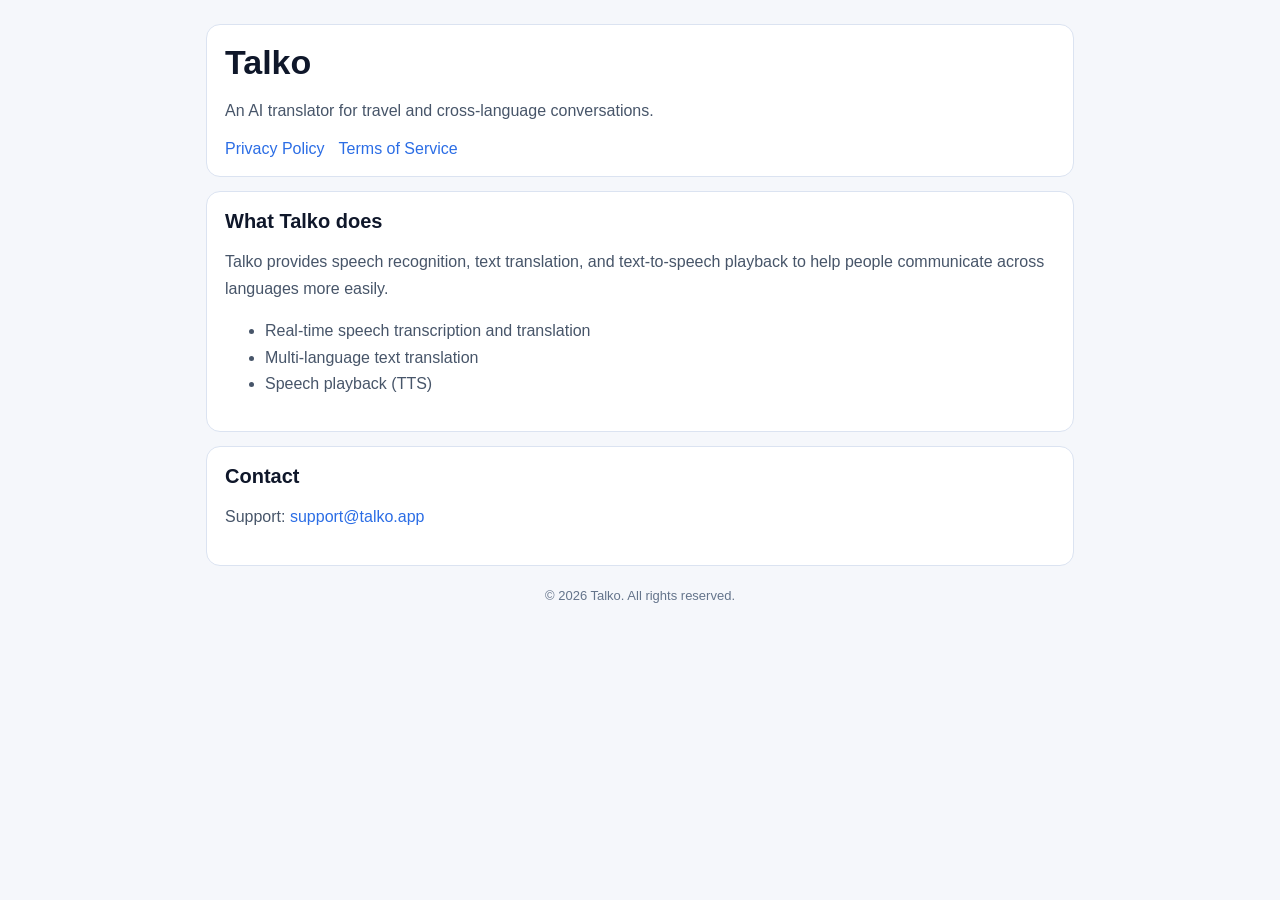
<file: index.html>
<!doctype html>
<html lang="en">
<head>
  <meta charset="UTF-8" />
  <meta name="viewport" content="width=device-width, initial-scale=1" />
  <title>Talko - AI Speech Translator</title>
  <link rel="stylesheet" href="./styles.css" />
</head>
<body>
  <main class="container">
    <header class="card hero">
      <h1>Talko</h1>
      <p>An AI translator for travel and cross-language conversations.</p>
      <div class="links">
        <a href="./privacy.html">Privacy Policy</a>
        <a href="./terms.html">Terms of Service</a>
      </div>
    </header>

    <section class="card">
      <h2>What Talko does</h2>
      <p>
        Talko provides speech recognition, text translation, and text-to-speech playback
        to help people communicate across languages more easily.
      </p>
      <ul>
        <li>Real-time speech transcription and translation</li>
        <li>Multi-language text translation</li>
        <li>Speech playback (TTS)</li>
      </ul>
    </section>

    <section class="card">
      <h2>Contact</h2>
      <p>Support: <a href="mailto:support@talko.app">support@talko.app</a></p>
    </section>

    <footer class="footer">© <span id="year"></span> Talko. All rights reserved.</footer>
  </main>

  <script>
    document.getElementById('year').textContent = new Date().getFullYear();
  </script>
</body>
</html>
</file>
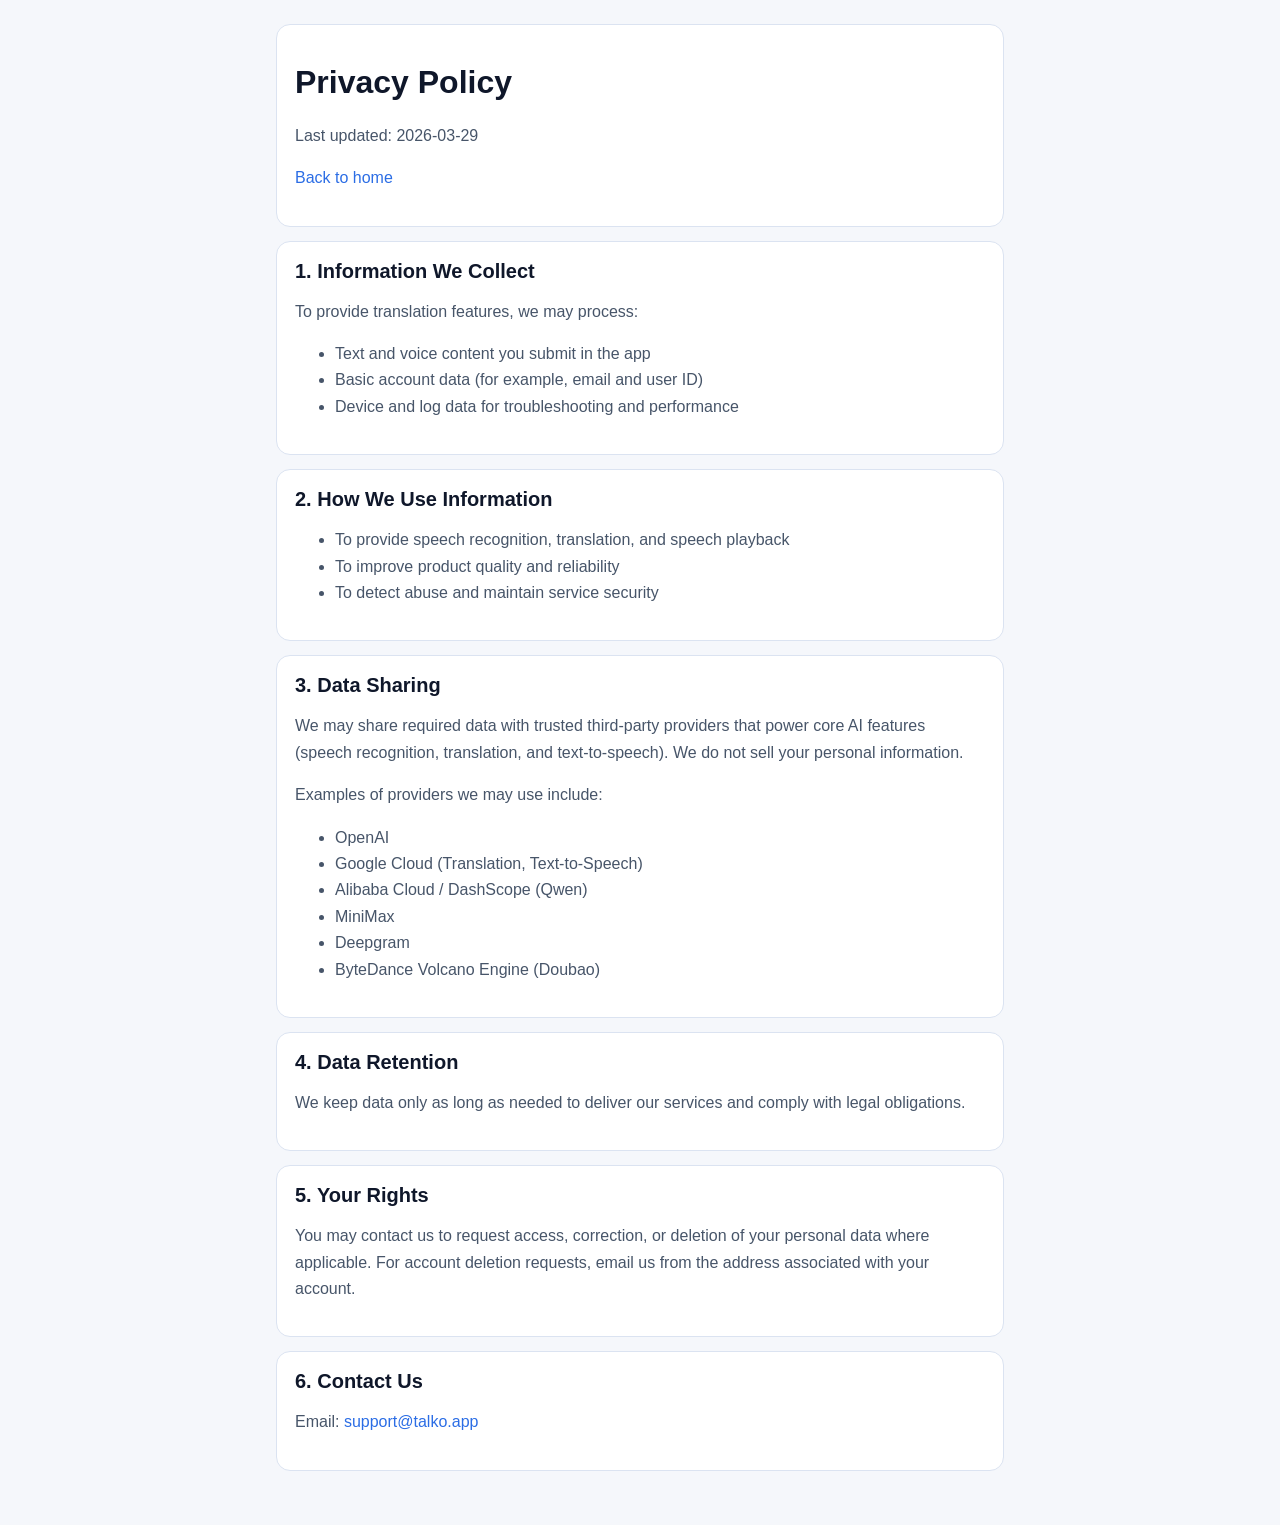
<file: privacy.html>
<!doctype html>
<html lang="en">
<head>
  <meta charset="UTF-8" />
  <meta name="viewport" content="width=device-width, initial-scale=1" />
  <title>Talko - Privacy Policy</title>
  <link rel="stylesheet" href="./styles.css" />
</head>
<body>
  <main class="container narrow">
    <header class="card">
      <h1>Privacy Policy</h1>
      <p>Last updated: 2026-03-29</p>
      <p><a href="./index.html">Back to home</a></p>
    </header>

    <section class="card">
      <h2>1. Information We Collect</h2>
      <p>To provide translation features, we may process:</p>
      <ul>
        <li>Text and voice content you submit in the app</li>
        <li>Basic account data (for example, email and user ID)</li>
        <li>Device and log data for troubleshooting and performance</li>
      </ul>
    </section>

    <section class="card">
      <h2>2. How We Use Information</h2>
      <ul>
        <li>To provide speech recognition, translation, and speech playback</li>
        <li>To improve product quality and reliability</li>
        <li>To detect abuse and maintain service security</li>
      </ul>
    </section>

    <section class="card">
      <h2>3. Data Sharing</h2>
      <p>
        We may share required data with trusted third-party providers that power core AI features
        (speech recognition, translation, and text-to-speech). We do not sell your personal information.
      </p>
      <p>Examples of providers we may use include:</p>
      <ul>
        <li>OpenAI</li>
        <li>Google Cloud (Translation, Text-to-Speech)</li>
        <li>Alibaba Cloud / DashScope (Qwen)</li>
        <li>MiniMax</li>
        <li>Deepgram</li>
        <li>ByteDance Volcano Engine (Doubao)</li>
      </ul>
    </section>

    <section class="card">
      <h2>4. Data Retention</h2>
      <p>
        We keep data only as long as needed to deliver our services and comply with legal obligations.
      </p>
    </section>

    <section class="card">
      <h2>5. Your Rights</h2>
      <p>
        You may contact us to request access, correction, or deletion of your personal data where applicable.
        For account deletion requests, email us from the address associated with your account.
      </p>
    </section>

    <section class="card">
      <h2>6. Contact Us</h2>
      <p>Email: <a href="mailto:support@talko.app">support@talko.app</a></p>
    </section>
  </main>
</body>
</html>
</file>
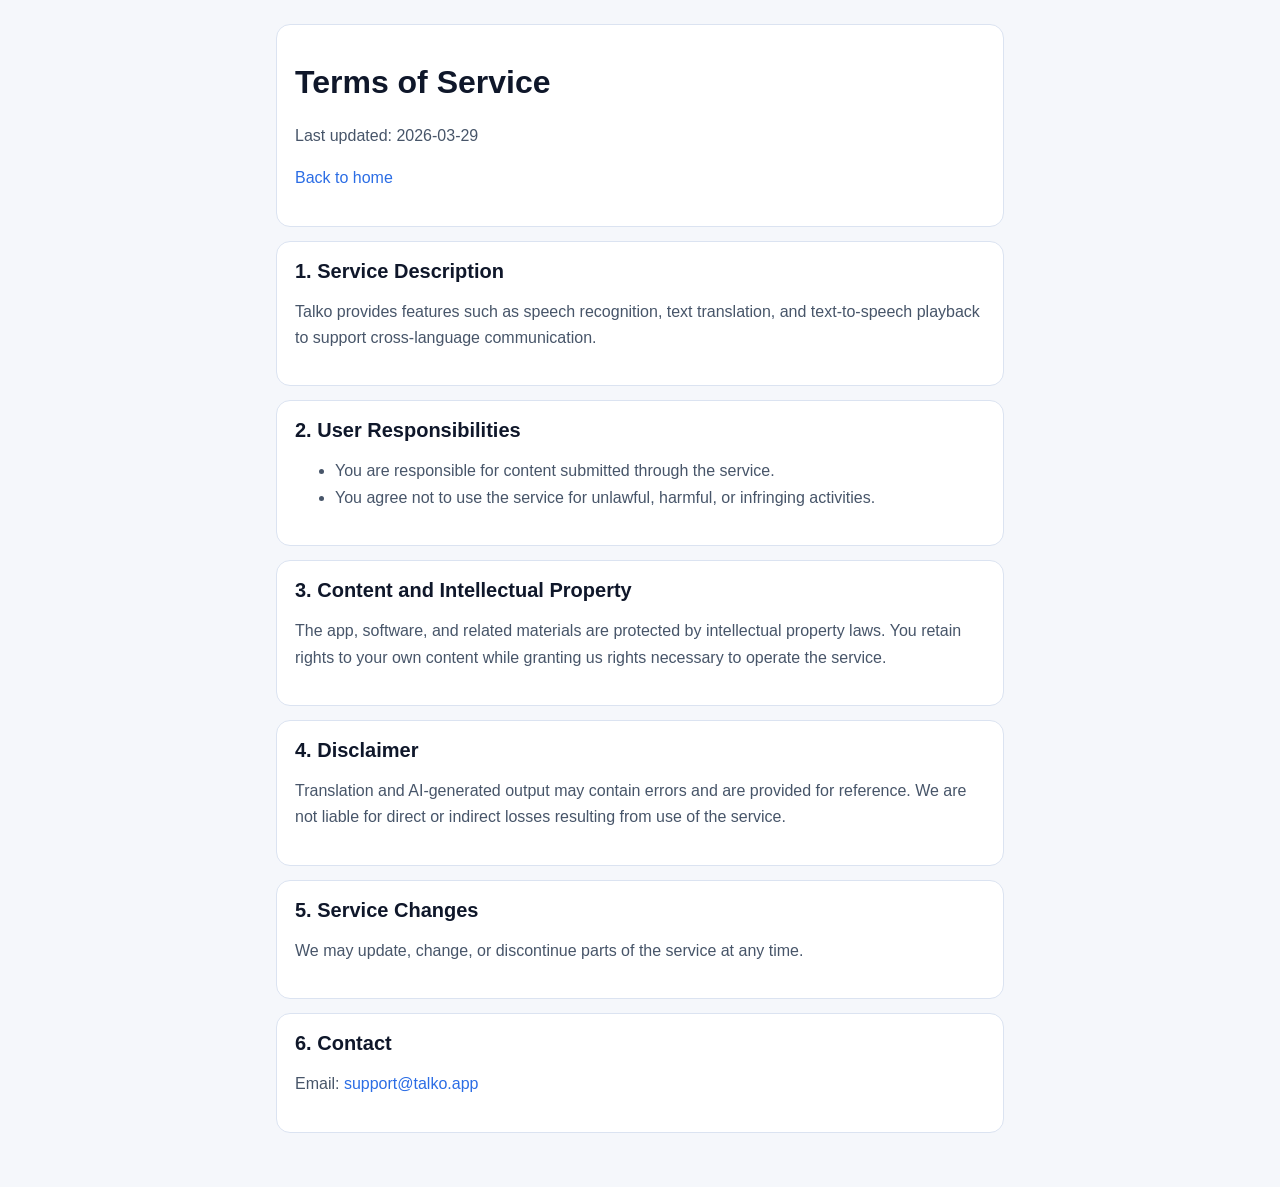
<file: terms.html>
<!doctype html>
<html lang="en">
<head>
  <meta charset="UTF-8" />
  <meta name="viewport" content="width=device-width, initial-scale=1" />
  <title>Talko - Terms of Service</title>
  <link rel="stylesheet" href="./styles.css" />
</head>
<body>
  <main class="container narrow">
    <header class="card">
      <h1>Terms of Service</h1>
      <p>Last updated: 2026-03-29</p>
      <p><a href="./index.html">Back to home</a></p>
    </header>

    <section class="card">
      <h2>1. Service Description</h2>
      <p>
        Talko provides features such as speech recognition, text translation, and text-to-speech playback
        to support cross-language communication.
      </p>
    </section>

    <section class="card">
      <h2>2. User Responsibilities</h2>
      <ul>
        <li>You are responsible for content submitted through the service.</li>
        <li>You agree not to use the service for unlawful, harmful, or infringing activities.</li>
      </ul>
    </section>

    <section class="card">
      <h2>3. Content and Intellectual Property</h2>
      <p>
        The app, software, and related materials are protected by intellectual property laws.
        You retain rights to your own content while granting us rights necessary to operate the service.
      </p>
    </section>

    <section class="card">
      <h2>4. Disclaimer</h2>
      <p>
        Translation and AI-generated output may contain errors and are provided for reference.
        We are not liable for direct or indirect losses resulting from use of the service.
      </p>
    </section>

    <section class="card">
      <h2>5. Service Changes</h2>
      <p>
        We may update, change, or discontinue parts of the service at any time.
      </p>
    </section>

    <section class="card">
      <h2>6. Contact</h2>
      <p>Email: <a href="mailto:support@talko.app">support@talko.app</a></p>
    </section>
  </main>
</body>
</html>
</file>
<file: styles.css>
:root {
  --bg: #f5f7fb;
  --card: #ffffff;
  --text: #0f172a;
  --muted: #475569;
  --border: #dbe3f1;
  --brand: #2b6de5;
}

* { box-sizing: border-box; }

body {
  margin: 0;
  font-family: -apple-system, BlinkMacSystemFont, "Segoe UI", Roboto, "PingFang SC", "Noto Sans CJK SC", sans-serif;
  background: var(--bg);
  color: var(--text);
}

.container {
  max-width: 900px;
  margin: 0 auto;
  padding: 24px 16px 40px;
}

.container.narrow {
  max-width: 760px;
}

.card {
  background: var(--card);
  border: 1px solid var(--border);
  border-radius: 14px;
  padding: 18px;
  margin-bottom: 14px;
}

.hero h1 {
  margin: 0 0 8px;
  font-size: 34px;
}

h2 {
  margin: 0 0 10px;
  font-size: 20px;
}

p, li {
  line-height: 1.65;
  color: var(--muted);
}

a {
  color: var(--brand);
  text-decoration: none;
}

a:hover {
  text-decoration: underline;
}

.links {
  display: flex;
  gap: 14px;
  margin-top: 10px;
}

.footer {
  text-align: center;
  color: #64748b;
  font-size: 13px;
  padding-top: 8px;
}
</file>
